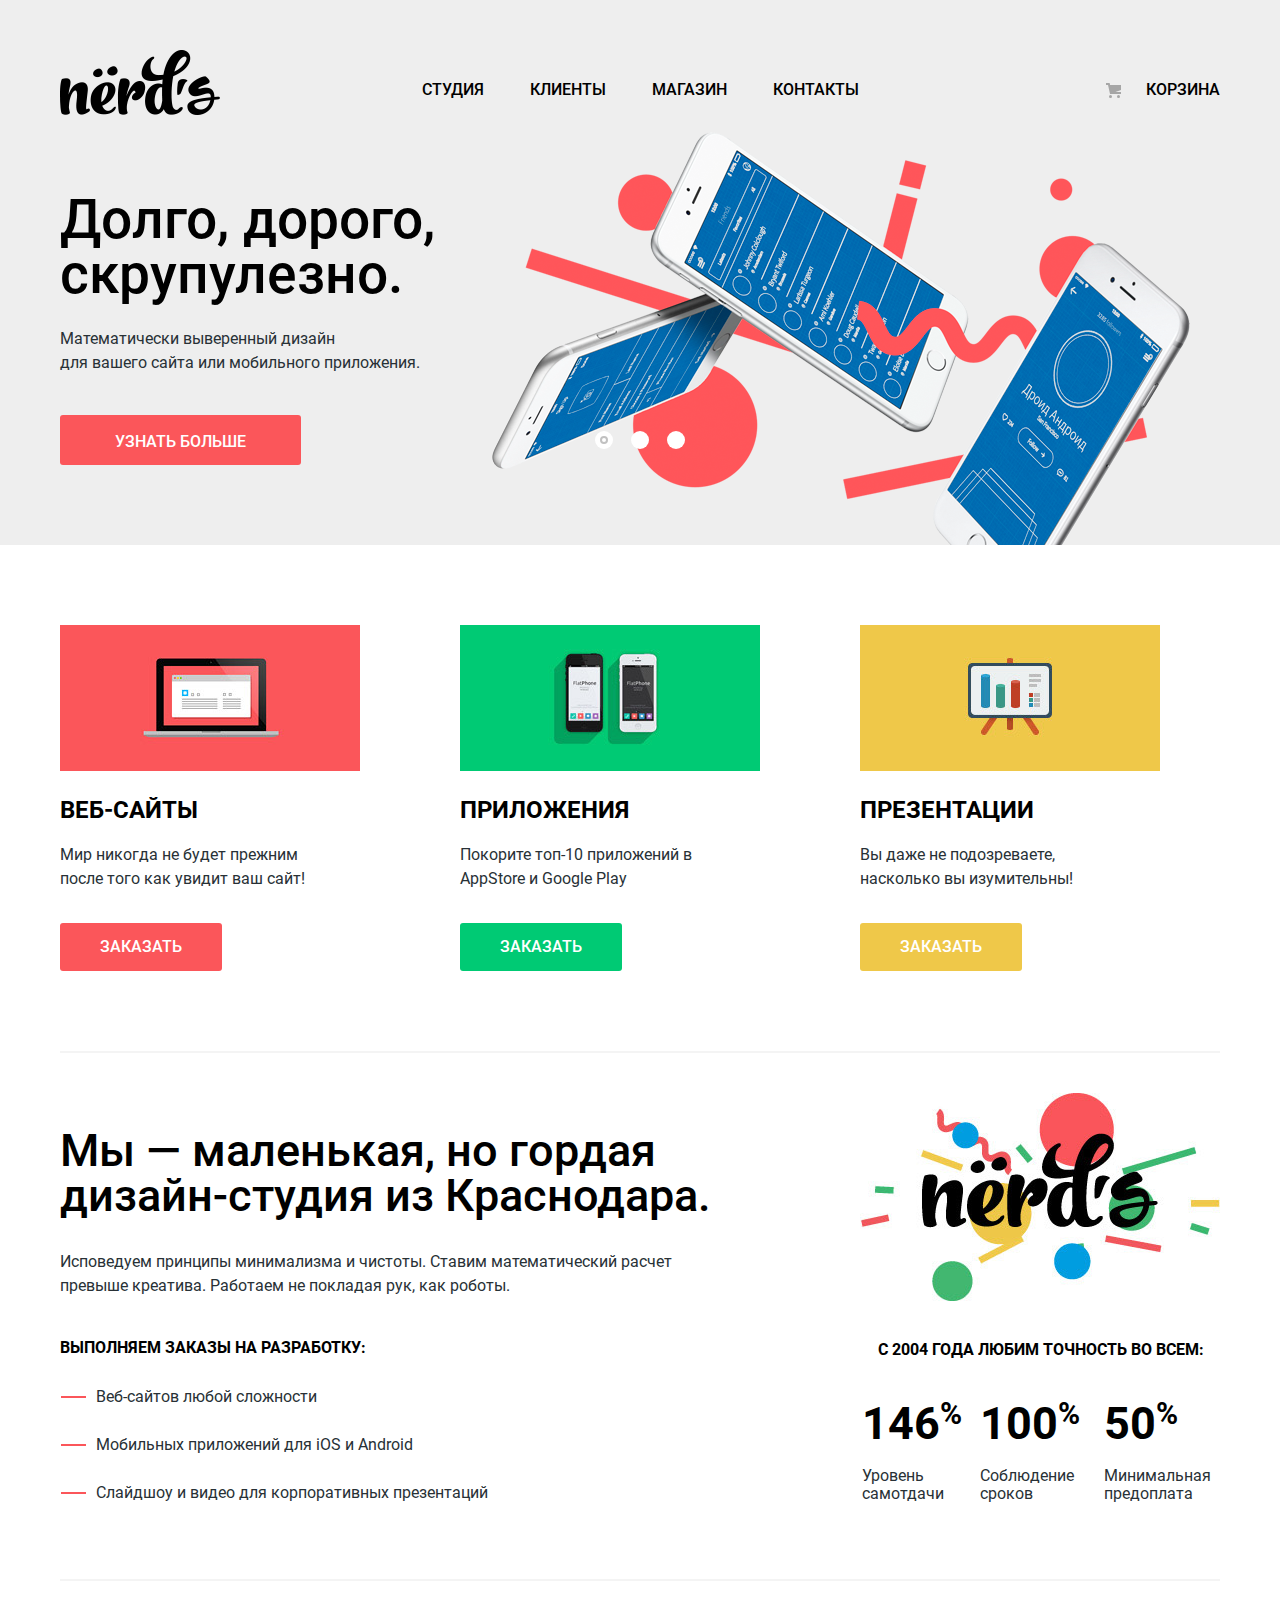
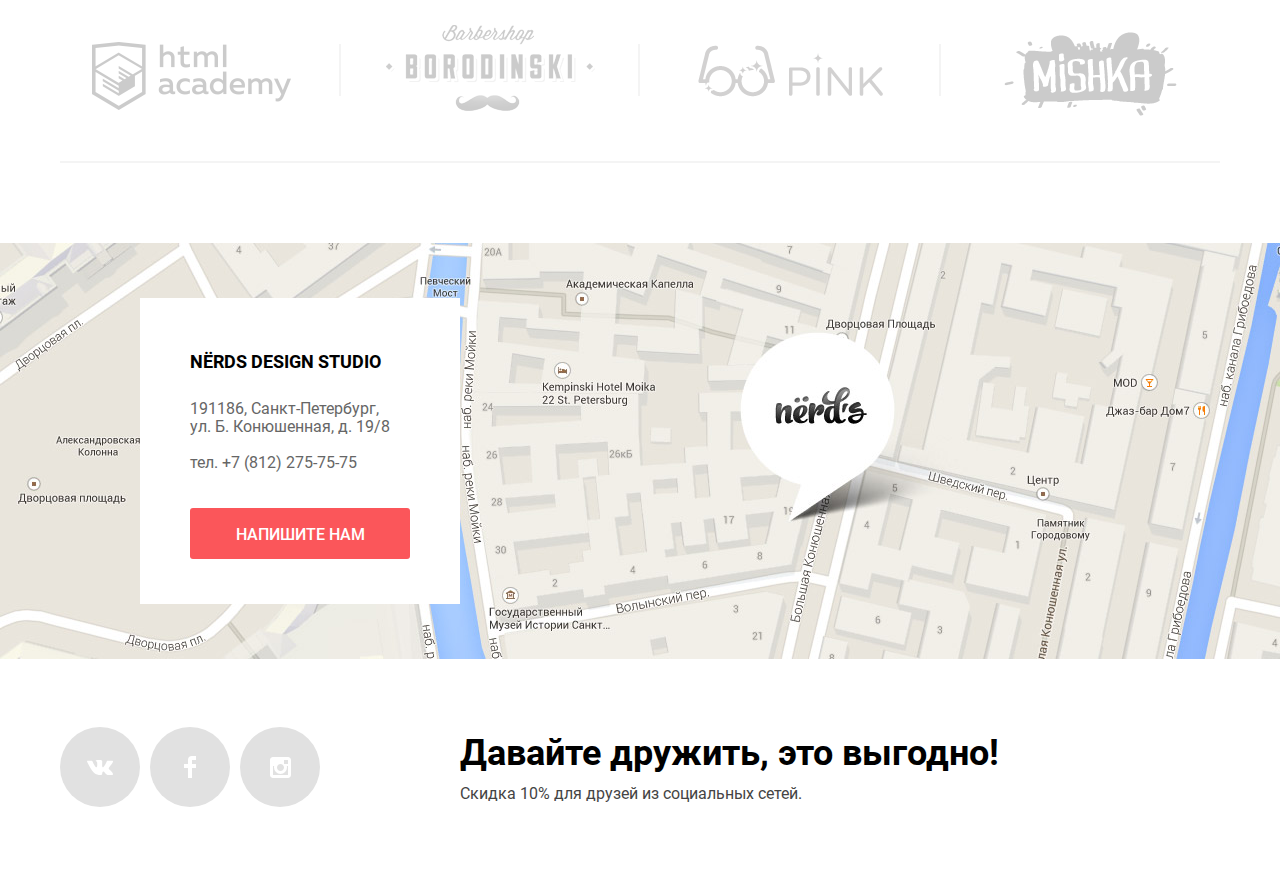
<file: index.html>
<!DOCTYPE html>
<html lang="ru">
  <head>
    <meta charset="utf-8">
    <title>HTML Academy: Нёрдс</title>
    <link rel="stylesheet" href="css/min-normalize.css">
    <link rel="stylesheet" href="css/min-main.css">
  </head>
  <body>
    <header class="header-main">
      <nav class="container-index header-nav ">
        <a class="logo">
          <img src="img/nerds-logo.png" alt="Дизайн студия Нёрдс" width="160" height="65">
        </a>
        <ul class="nav-list">
          <li><a href="#">Студия</a></li>
          <li><a href="#">Клиенты</a></li>
          <li><a href="catalog.html">Магазин</a></li>
          <li><a href="#">Контакты</a></li>
        </ul>
        <ul class="nav-user">
          <li class="user-cart"><a href="#">Корзина</a></li>
        </ul>
      </nav>
    </header>
    <main class="main-container">
      <h1 class="visually-hidden">Студия дизайна НЁРДС</h1>
      <section class="advantages">
        <h2 class="visually-hidden">Преимущества студии дизайна НЁРДС</h2>
        <div class="container-index">
          <input class="visually-hidden" id="slider-control-1" type="radio" name="slider-controls" aria-label="первый слайд преимуществ Нёрдс" checked>
          <input class="visually-hidden" id="slider-control-2" type="radio" name="slider-controls" aria-label="второй слайд преимуществ Нёрдс">
          <input class="visually-hidden" id="slider-control-3" type="radio" name="slider-controls" aria-label="третий слайд преимуществ Нёрдс">
          <div class="advantages-controls">
            <label for="slider-control-1"></label>
            <label for="slider-control-2"></label>
            <label for="slider-control-3"></label>
          </div>
          <ul class="advantages-list">
            <li class="advantages-item">
              <b class="advantages-slogan">
                Долго, дорого,<br> 
                  скрупулезно.
              </b>
              <p>
                Математически выверенный дизайн<br> 
                для вашего сайта или мобильного приложения.
              </p>
              <a class="btn" href="#" >Узнать больше</a>
            </li>
            <li class="advantages-item">
              <b class="advantages-slogan">
                Любим математику<br>
                как никто другой
              </b>
              <p>
                Никакого креатива, только математические формулы 
                для расчета идеальных пропорций.
              </p>
              <a class="btn" href="">Узнать больше</a>
            </li>
            <li class="advantages-item">
              <b class="advantages-slogan">
                Только ночь,<br>
                только хардкор
              </b>
              <p>
                Работать днем, как все? Мы против этого.<br>
                Ближе к полуночи работа только начинается.
              </p>
              <a class="btn" href="">Узнать больше</a>
            </li>
          </ul>
        </div>
      </section>
      <div class="container-index">
        <section class="products">
          <h2 class="visually-hidden">Услуги</h2>
          <ul class="products-list">
            <li class="products-item">
              <div class="item-img"></div>
              <h3 class="products-title">веб-сайты</h3>
              <p>Мир никогда не будет прежним после того как увидит ваш сайт!</p>
              <a href="#" class="btn">заказать</a>
            </li>
            <li class="products-item">
              <div class="item-img"></div>
              <h3 class="products-title">приложения</h3>
              <p>Покорите топ-10 приложений в AppStore и Google Play</p>
              <a href="#" class="btn">заказать</a>
            </li>
            <li class="products-item">
              <div class="item-img"></div>
              <h3 class="products-title">презентации</h3>
              <p>
                Вы даже не подозреваете, насколько вы изумительны!
              </p>
              <a href="#" class="btn">заказать</a>
            </li>
          </ul>
        </section>
        <section class="about-us">
          <h2 class="visually-hidden">О нас</h2>
          <div class="about-us-dis">
            <b class="about-us-slogan">Мы — маленькая, но гордая дизайн-студия из Краснодара.</b>
            <p>
              Исповедуем принципы минимализма и чистоты. Ставим математический расчет 
              превыше креатива. Работаем не покладая рук, как роботы.
            </p>
            <b class="about-us-promo">Выполняем заказы на разработку:</b>
            <ul class="promo-list">
              <li>Веб-сайтов любой сложности</li>
              <li>Мобильных приложений для iOS и Android</li>
              <li>Слайдшоу и видео для корпоративных презентаций</li>
            </ul> 
          </div>
          <div class="about-us-tab">
            <div class="about-us-img"></div>
            <b>с 2004 года Любим точность во всем:</b>
            <table class="about-us-success">
              <tr class="success-row">
                <td>146<sup>%</sup></td>
                <td>100<sup>%</sup></td>
                <td>50<sup>%</sup></td>
              </tr>
              <tr class="success-row">
                <td>Уровень самотдачи</td>
                <td>Соблюдение сроков</td>
                <td>Минимальная предоплата</td>
              </tr>
            </table>
          </div>
        </section>
        <section class="clients">
          <h2 class="visually-hidden">Наши клиенты</h2>
          <ul>
              <li class="clients-item"><a href="https://htmlacademy.ru/intensive/htmlcss"><img src="img/htmlacademy-logo.png" alt="Интерактивные онлайн-курсы HtmlAcademy" width="199" height="68"></a></li>
              <li class="clients-item"><a href="#"><img src="img/borodinski-logo.png" alt="Барбершоп Borodinski" width="209" height="90"></a></li>
              <li class="clients-item"><a href="#"><img src="img/pink-logo.png" alt="Мобильное приожение Pink" width="185" height="52"></a></li>
              <li class="clients-item"><a href="#"><img src="img/mishka-logo.png" alt="Интерент-магазин вязаных игрушек mishka" width="173" height="84"></a></li>
            </ul>
        </section>
      </div>
    </main>
    <footer>
      <section class="contacts">
          <iframe class="imap" src="https://www.google.com/maps/embed?pb=!1m18!1m12!1m3!1d999.307319059545!2d30.32062268200421!3d59.93853644055591!2m3!1f0!2f0!3f0!3m2!1i1024!2i768!4f13.1!3m3!1m2!1s0x4696310fca145cc1%3A0x42b32648d8238007!2z0JHQvtC70YzRiNCw0Y8g0JrQvtC90Y7RiNC10L3QvdCw0Y8g0YPQuy4sIDE5LzgsINCh0LDQvdC60YIt0J_QtdGC0LXRgNCx0YPRgNCzLCAxOTExODY!5e0!3m2!1sru!2sru!4v1545558315371" height="416" style="border:0"></iframe>
        <h2 class="visually-hidden">Контакты</h2>
        <div class="contacts-container">
          <div class="contacts-wrapper">
            <h3>NЁRDS DESIGN STUDIO</h3>
            <p>
              191186, Санкт-Петербург,
              ул. Б. Конюшенная, д. 19/8
            </p>
            <p>тел. +7 (812) 275-75-75</p>
            <a class="btn" href="modal-form.html">Напишите нам</a>
          </div>
        </div>
      </section>
      <div class="container-index main-footer">
        <ul class="social-list">
          <li><a class="social-btn" href="#" aria-label="Нёрдс в Вконтакте"><svg xmlns="http://www.w3.org/2000/svg" width="26" height="15" viewbox="0 0 26 15"><path fill="#fff" d="M16.138 11.51c.956-.309 2.18 2.04 3.483 2.939.978.681 1.727.534 1.727.534l3.473-.05s1.815-.112.957-1.554c-.071-.12-.503-1.069-2.585-3.022-2.177-2.043-1.882-1.712.739-5.244 1.597-2.153 2.236-3.468 2.036-4.028-.192-.539-1.365-.399-1.365-.399L20.69.713c-.381.001-.704.119-.851.515-.003.004-.621 1.666-1.445 3.079-1.741 2.989-2.436 3.148-2.724 2.961-.661-.433-.494-1.737-.494-2.664 0-2.897.432-4.105-.846-4.417-.427-.104-.739-.172-1.828-.182-1.392-.021-2.574 0-3.244.329-.445.223-.786.712-.579.74.26.035.843.16 1.155.586.401.552.389 1.789.389 1.789s.229 3.411-.54 3.834c-.528.29-1.25-.302-2.803-3.016-.793-1.388-1.392-2.922-1.392-2.922s-.116-.285-.326-.441c-.25-.185-.6-.244-.6-.244L.848.684S.29.7.085.946c-.182.218-.015.668-.015.668s2.909 6.881 6.203 10.347c3.02 3.182 6.452 2.971 6.452 2.971h1.555s.469-.054.709-.312c.224-.24.214-.691.214-.691s-.031-2.109.935-2.419z"/></svg></a></li>
          <li><a class="social-btn" href="#" aria-label="Нёрдс в Фейсбуке"><svg xmlns="http://www.w3.org/2000/svg" width="12" height="22" viewbox="0 0 12 22"><path fill="#FFF" d="M12 4V0H8a4 4 0 0 0-4 4v4H0v4h4v10h4V12h4V8H8V4h4z"/></svg></a></li>
          <li><a class="social-btn" href="#" aria-label="Нёрдс в Инстаграме"><svg xmlns="http://www.w3.org/2000/svg" width="21" height="21" viewbox="0 0 21 21"><path fill="#FFF" d="M18 0H3C1.35 0 0 1.35 0 3v15c0 1.65 1.35 3 3 3h15c1.65 0 3-1.35 3-3V3c0-1.65-1.35-3-3-3zm-7.5 7c1.93 0 3.5 1.57 3.5 3.5S12.43 14 10.5 14 7 12.43 7 10.5 8.57 7 10.5 7zM18 18H3V9h1.181A6.504 6.504 0 0 0 4 10.5a6.5 6.5 0 1 0 13 0 6.45 6.45 0 0 0-.181-1.5H18v9zm0-11h-4V3h4v4z"/></svg></a></li>
        </ul>
        <div class="footer-slogan">
          <b>Давайте дружить, это выгодно!</b>
          <p>Скидка 10% для друзей из социальных сетей.</p>
      </div>
      </div>
    </footer>
    <section class="modal-form display-none">
      <h2>Напишите нам</h2>
      <form action="https://echo.htmlacademy.ru" method="post">
        <div class="modal-name">
          <p>
            <label for="name">Ваше имя:</label>
            <input id="name" name="name" type="text" placeholder="Имя Фамилия">
          </p>
          <p>
            <label for="email">Ваш e-mail:</label>
            <input id="email" name="email" type="email" placeholder="email@example.com">
          </p>
        </div>
        <div class="modal-letter">
          <label for="letter">Текст письма:</label>
          <textarea id="letter" name="letter" placeholder="В свободной форме"></textarea>
        </div>
        <button class="btn" type="submit" name="write-us">Отправить</button>
      </form>
      <button class="modal-close" type="button" aria-label="Закрыть модальное окно"></button>
    </section>
    <script src="js/min-script.js"></script>
  </body>
</html>
<!-- Для проверки *** -->
</file>
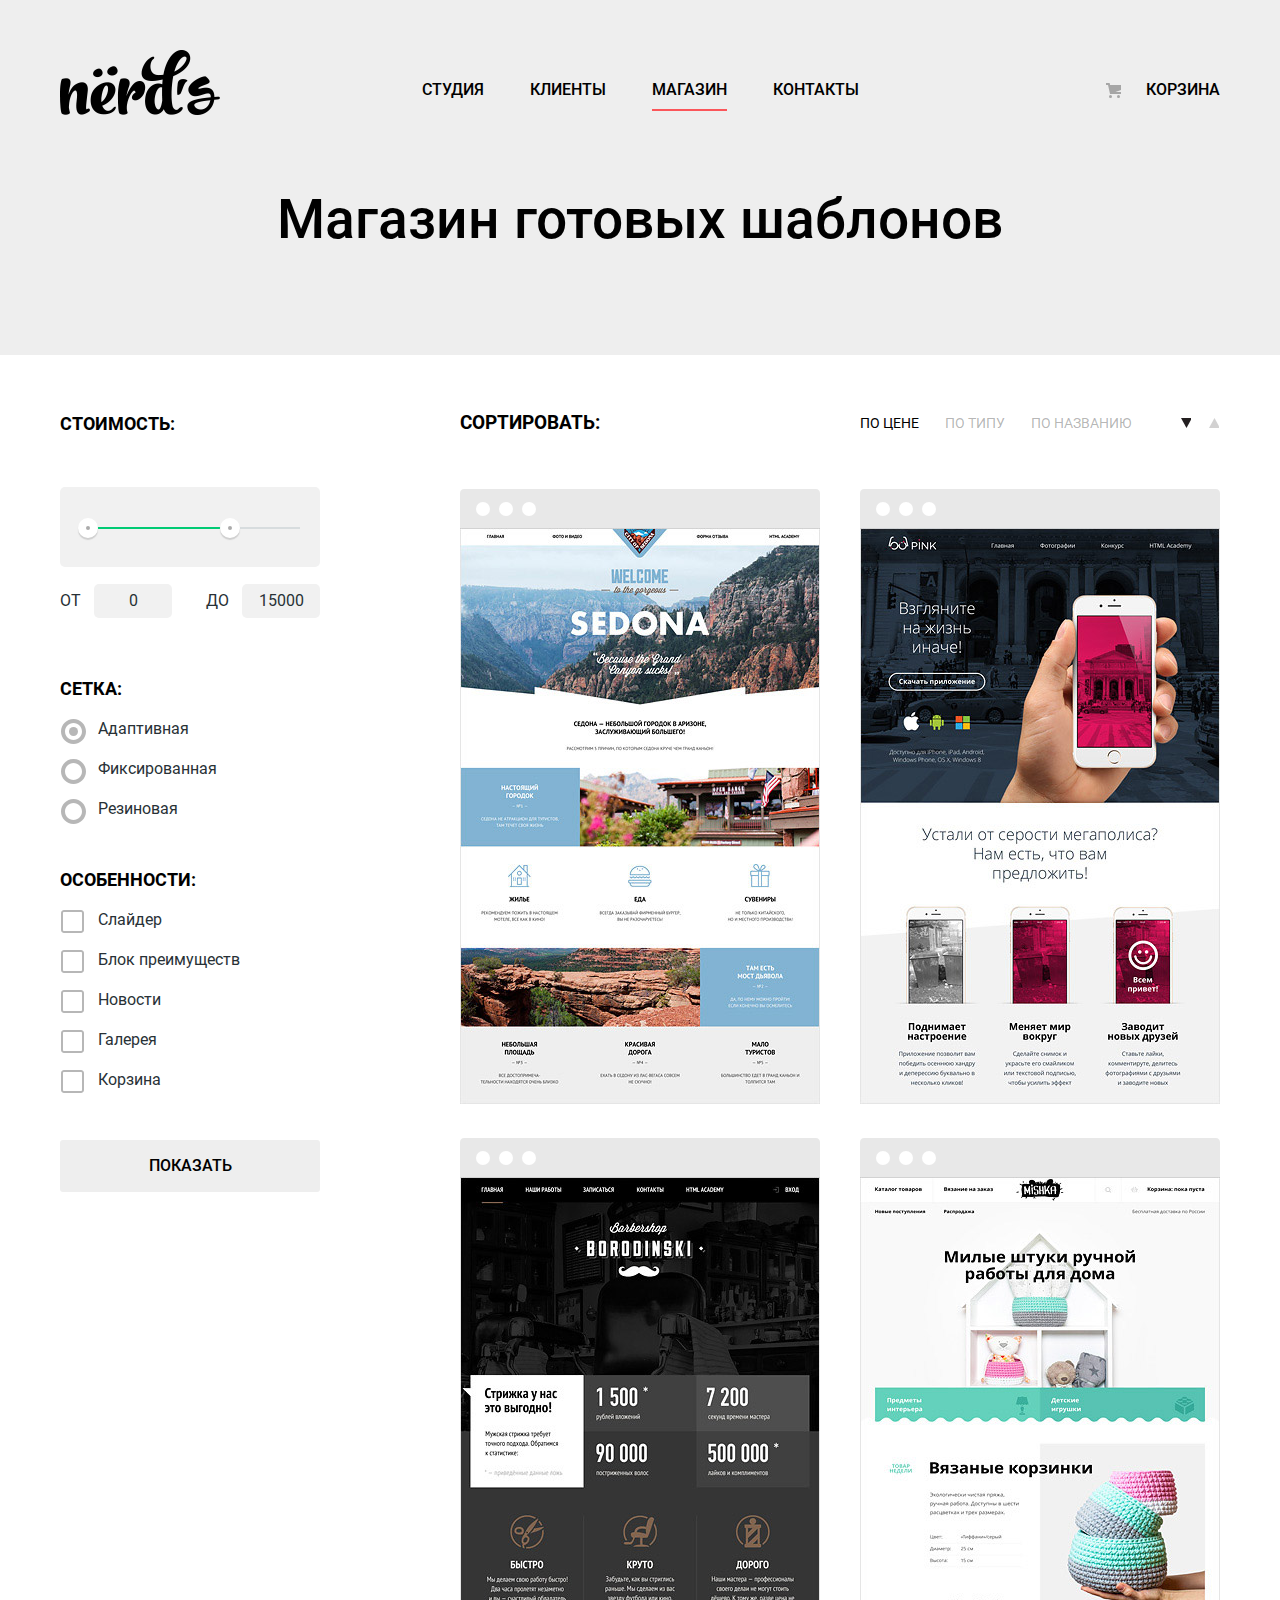
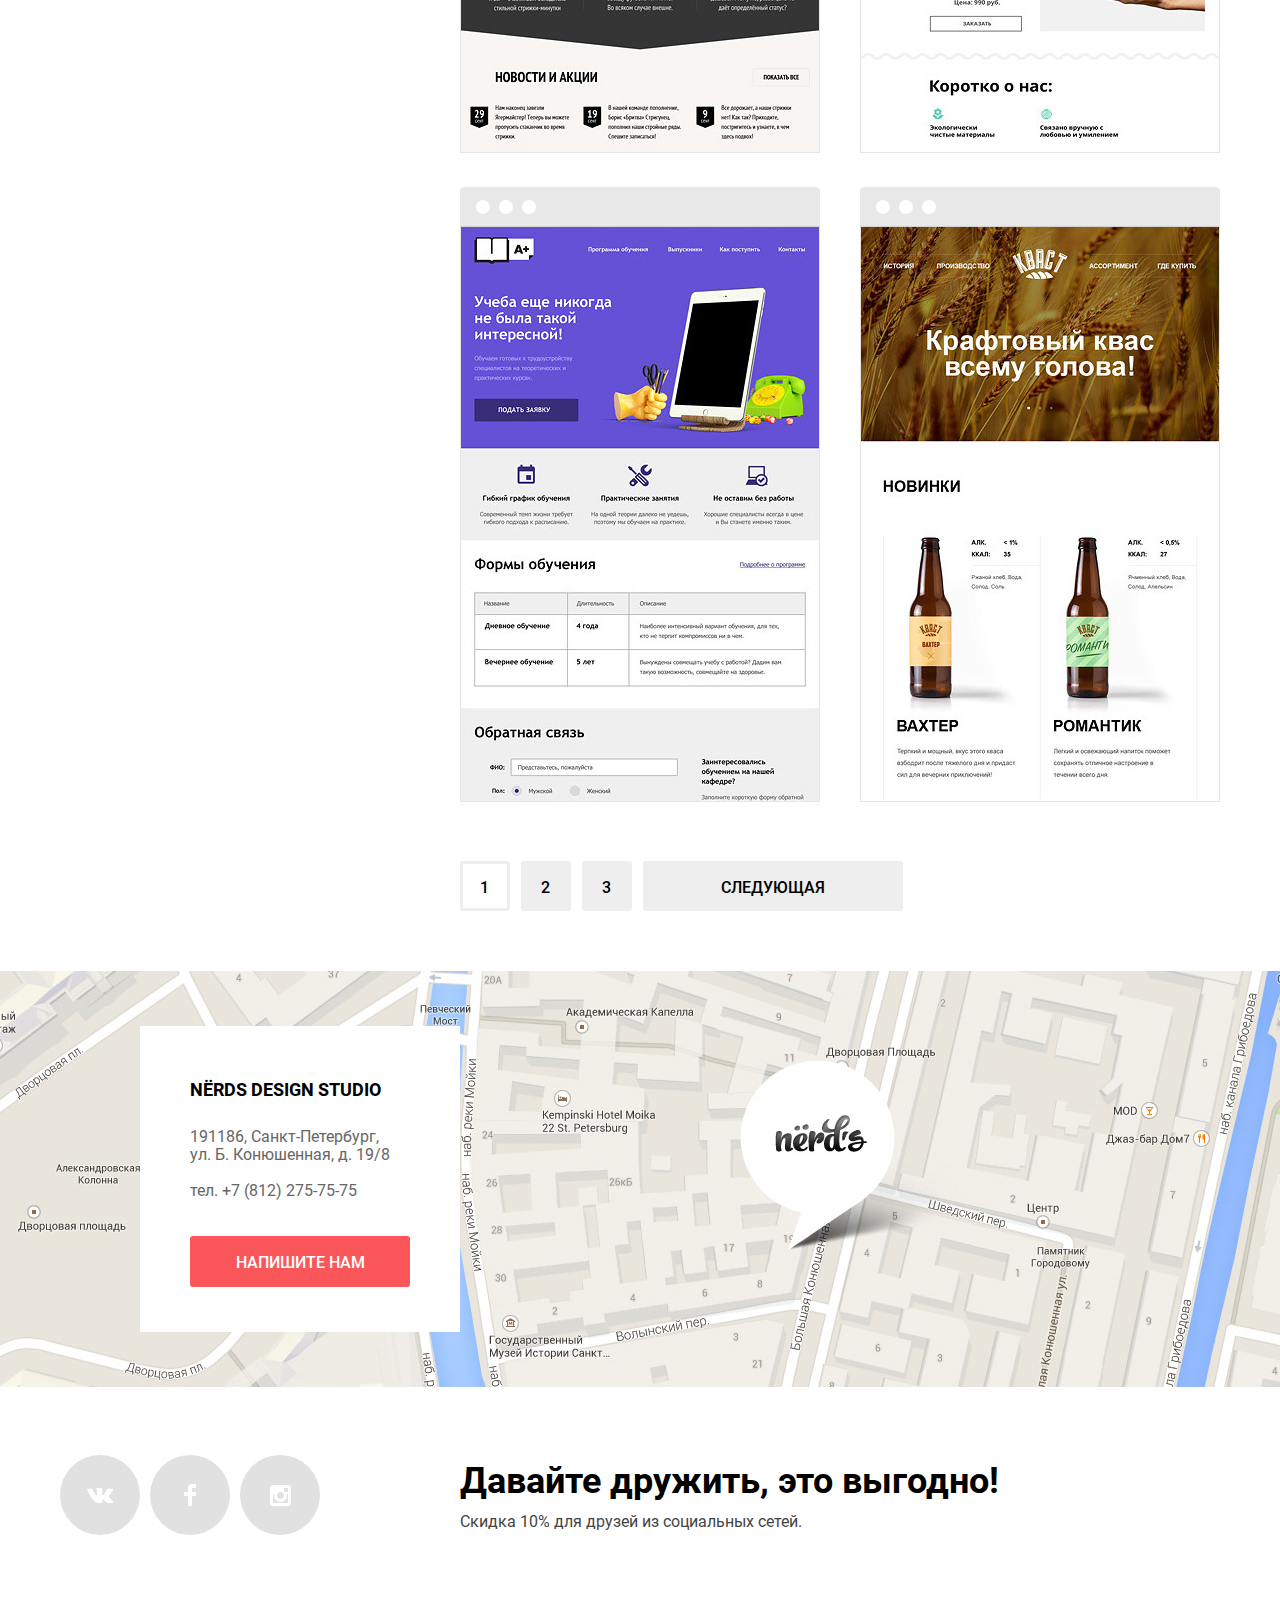
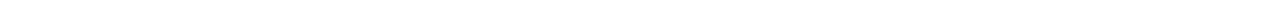
<file: catalog.html>
<!DOCTYPE html>
<html lang="ru">
  <head>
    <meta charset="UTF-8">
    <title>Магазин готовых товаров</title>
    <link rel="stylesheet" href="css/min-normalize.css">
    <link rel="stylesheet" href="css/min-main.css">
  </head>
  <body>
    <header class="header-main">
      <nav class="header-nav container-index">
        <a class="logo" href="index.html">
          <img src="img/nerds-logo.png" alt="Дизайн студия Нёрдс" width="160" height="65">
        </a>
        <ul class="nav-list">
          <li><a href="#">Студия</a></li>
          <li><a href="#">Клиенты</a></li>
          <li><a class="nav-current">Магазин</a></li>
          <li><a href="#">Контакты</a></li>
        </ul>
        <ul class="nav-user">
          <li class="user-cart"><a href="#">Корзина</a></li>
        </ul>
      </nav>
    </header>
    <main class="main-container">
      <h1 class="catalog-title">Магазин готовых шаблонов</h1>
      <div class="container-catalog container-index">
        <aside class="filter-catalog">
          <form action="https://echo.htmlacademy.ru" method="get">
            <fieldset class="filter-price">
              <legend class="sort-name">Стоимость:</legend>
              <div class="slide-range-block">
                <div class="range-controls">
                  <div class="slider-scale">
                    <div class="slider-bar" style=""></div>
                  </div>
                  <div class="toggle toggle-min"></div>
                  <div class="toggle toggle-max"></div>
                </div>
              </div>
              <div class="num-range-block">
                <label for="price-num-min" aria-label="Минимальная цена">От <input id="price-num-min" type="text" name="price-num-min" value="0"></label>
                <label for="price-num-max" aria-label="Максимальная цена">До <input id="price-num-max" type="text" name="price-num-max" value="15000"></label>
                
              </div>
            </fieldset>
            <fieldset class="filter-grid">
              <legend class="sort-name">Сетка:</legend>
              <ul>
                <li class="sort-option">
                  <input class="visually-hidden" id="layout-adaptive" type="radio" name="sort-layout" value="layout-adaptive" checked>
                  <label for="layout-adaptive">Адаптивная</label>
                </li>
                <li class="sort-option">
                  <input class="visually-hidden" id="layout-fix" type="radio" name="sort-layout" value="layout-fix">
                  <label for="layout-fix">Фиксированная</label>
                </li>
                <li class="sort-option">
                  <input class="visually-hidden" id="layout-resp" type="radio" name="sort-layout" value="layout-resp">
                  <label for="layout-resp">Резиновая</label>
                </li>
              </ul>
            </fieldset>
            <fieldset class="filter-features">
              <legend class="sort-name">Особенности:</legend>
              <ul>
                <li class="sort-option">
                  <input class="visually-hidden" id="feature-slider" type="checkbox" name="feature-slider">
                  <label for="feature-slider">Слайдер</label>
                </li>
                <li class="sort-option">
                  <input class="visually-hidden" id="feature-ft" type="checkbox" name="feature-ft">
                  <label for="feature-ft">Блок преимуществ</label>
                </li>
                <li class="sort-option">
                  <input class="visually-hidden" id="feature-news" type="checkbox" name="feature-news">
                  <label for="feature-news">Новости</label>
                </li>
                <li class="sort-option">
                  <input class="visually-hidden" id="feature-gallery" type="checkbox" name="feature-gallery">
                  <label for="feature-gallery">Галерея</label>
                </li>
                <li class="sort-option">
                  <input class="visually-hidden" id="feature-basket" type="checkbox" name="feature-basket">
                  <label for="feature-basket">Корзина</label>
                </li>
              </ul>
            </fieldset>
            <button class="btn" type="submit">Показать</button>
          </form>
        </aside>
        <section class="catalog">
          <h2 class="visually-hidden">Каталог готовых шаблонов</h2>
          <div class="sort-catalog">
            <h3>Сортировать:</h3>
            <ul class="sort-list">
              <li><a class="sort-active" href="#">по цене</a></li>
              <li><a href="#">по типу</a></li>
              <li><a href="#">по названию</a></li>
            </ul>
            <ul class="sort-direction">
              <li><a class="dir-down sort-active" href="#" aria-label="сортировать от большего к меньшему"></a></li>
              <li><a class="dir-up" href="#" aria-label="сортировать от меньшего к большему"></a></li>
            </ul>
          </div>
          <ul class="catalog-list">
            <li class="catalog-item" tabindex="0">
              <img src="img/img-sedona.jpg" alt="пример макета Sedona" width="360" height="576">
              <div class="item-info visually-hidden">
                <h3 class="item-title"><a href="#">Sedona</a></h3>
                <p>Информационный сайт
                   для туристов</p>
                <a class="btn" href="#">9 900 руб.</a>
              </div>
            </li>
            <li class="catalog-item" tabindex="0">
              <img src="img/img-pink.jpg" alt="пример макета Pink App" width="360" height="576">
              <div class="item-info visually-hidden">
                <h3 class="item-title"><a href="">Pink App</a></h3>
                <p>Продуктовый лендинг
                  приложения для iOS и Android</p>
                <a class="btn" href="#">9 900 руб.</a>
              </div>
            </li>
            <li class="catalog-item" tabindex="0">
              <img src="img/img-barbershop.jpg" alt="пример макета Barbershop" width="360" height="576">
              <div class="item-info visually-hidden">
                <h3 class="item-title"><a href="">Barbershop</a></h3>
                <p>Сайт салона красоты.
                  Для мужчин, да.</p>
                <a class="btn" href="#">9 900 руб.</a>
              </div>
            </li>
            <li class="catalog-item" tabindex="0">
              <img src="img/img-mishka.jpg" alt="пример макета MISHKA" width="360" height="576">
              <div class="item-info visually-hidden">
                <h3 class="item-title"><a href="">MISHKA</a></h3>
                <p>Интернет-магазин
                  вязаных игрушек</p>
                <a class="btn" href="#">9 900 руб.</a>
              </div>
            </li>
            <li class="catalog-item" tabindex="0">
              <img src="img/img-aplus.jpg" alt="пример макета A Plus" width="360" height="576">
              <div class="item-info visually-hidden">
                <h3 class="item-title"><a href="">A Plus</a></h3>
                <p>Лендинг курсов повышения
                  квалификации</p>
                <a class="btn" href="#">9 900 руб.</a>
              </div>
            </li>
            <li class="catalog-item" tabindex="0">
              <img src="img/img-kvast.jpg" alt="пример макета КВАСТ" width="360" height="576">
              <div class="item-info visually-hidden">
                <h3 class="item-title"><a href="">КВАСТ</a></h3>
                <p>Промо-сайт производителя
                  крафтового кваса</p>
                <a class="btn" href="#">9 900 руб.</a>
              </div>
            </li>
          </ul>
          <ul class="pagination-list">
            <li><a class="pagination-item btn pagination-current" aria-label="Страница 1">1</a></li>
            <li><a class="pagination-item btn" href="#" aria-label="Страница 2">2</a></li>
            <li><a class="pagination-item btn" href="#" aria-label="Страница 3">3</a></li>
            <li><a class="pagination-next btn" href="#" aria-label="Следующая страница">Следующая</a></li>
          </ul>
        </section>
      </div>
    </main>
    <footer>
      <section class="contacts">
        <iframe class="imap" src="https://www.google.com/maps/embed?pb=!1m18!1m12!1m3!1d999.307319059545!2d30.32062268200421!3d59.93853644055591!2m3!1f0!2f0!3f0!3m2!1i1024!2i768!4f13.1!3m3!1m2!1s0x4696310fca145cc1%3A0x42b32648d8238007!2z0JHQvtC70YzRiNCw0Y8g0JrQvtC90Y7RiNC10L3QvdCw0Y8g0YPQuy4sIDE5LzgsINCh0LDQvdC60YIt0J_QtdGC0LXRgNCx0YPRgNCzLCAxOTExODY!5e0!3m2!1sru!2sru!4v1545558315371" height="416" style="border:0"></iframe>
      <h2 class="visually-hidden">Контакты</h2>
      <div class="contacts-container">
        <div class="contacts-wrapper">
          <h3>NЁRDS DESIGN STUDIO</h3>
          <p>
            191186, Санкт-Петербург,
            ул. Б. Конюшенная, д. 19/8
          </p>
          <p>тел. +7 (812) 275-75-75</p>
          <a class="btn" href="modal-form.html">Напишите нам</a>
        </div>
      </div>
    </section>
      <div class="container-index main-footer">
        <ul class="social-list">
          <li><a class="social-btn" href="#" aria-label="Нёрдс в Вконтакте"><svg xmlns="http://www.w3.org/2000/svg" width="26" height="15" viewbox="0 0 26 15"><path fill="#fff" d="M16.138 11.51c.956-.309 2.18 2.04 3.483 2.939.978.681 1.727.534 1.727.534l3.473-.05s1.815-.112.957-1.554c-.071-.12-.503-1.069-2.585-3.022-2.177-2.043-1.882-1.712.739-5.244 1.597-2.153 2.236-3.468 2.036-4.028-.192-.539-1.365-.399-1.365-.399L20.69.713c-.381.001-.704.119-.851.515-.003.004-.621 1.666-1.445 3.079-1.741 2.989-2.436 3.148-2.724 2.961-.661-.433-.494-1.737-.494-2.664 0-2.897.432-4.105-.846-4.417-.427-.104-.739-.172-1.828-.182-1.392-.021-2.574 0-3.244.329-.445.223-.786.712-.579.74.26.035.843.16 1.155.586.401.552.389 1.789.389 1.789s.229 3.411-.54 3.834c-.528.29-1.25-.302-2.803-3.016-.793-1.388-1.392-2.922-1.392-2.922s-.116-.285-.326-.441c-.25-.185-.6-.244-.6-.244L.848.684S.29.7.085.946c-.182.218-.015.668-.015.668s2.909 6.881 6.203 10.347c3.02 3.182 6.452 2.971 6.452 2.971h1.555s.469-.054.709-.312c.224-.24.214-.691.214-.691s-.031-2.109.935-2.419z"/></svg></a></li>
          <li><a class="social-btn" href="#" aria-label="Нёрдс в Фейсбуке"><svg xmlns="http://www.w3.org/2000/svg" width="12" height="22" viewbox="0 0 12 22"><path fill="#FFF" d="M12 4V0H8a4 4 0 0 0-4 4v4H0v4h4v10h4V12h4V8H8V4h4z"/></svg></a></li>
          <li><a class="social-btn" href="#" aria-label="Нёрдс в Инстаграме"><svg xmlns="http://www.w3.org/2000/svg" width="21" height="21" viewbox="0 0 21 21"><path fill="#FFF" d="M18 0H3C1.35 0 0 1.35 0 3v15c0 1.65 1.35 3 3 3h15c1.65 0 3-1.35 3-3V3c0-1.65-1.35-3-3-3zm-7.5 7c1.93 0 3.5 1.57 3.5 3.5S12.43 14 10.5 14 7 12.43 7 10.5 8.57 7 10.5 7zM18 18H3V9h1.181A6.504 6.504 0 0 0 4 10.5a6.5 6.5 0 1 0 13 0 6.45 6.45 0 0 0-.181-1.5H18v9zm0-11h-4V3h4v4z"/></svg></a></li>
        </ul>
        <div class="footer-slogan">
          <b>Давайте дружить, это выгодно!</b>
          <p>Скидка 10% для друзей из социальных сетей.</p>
        </div>
      </div>
    </footer>
    <section class="modal-form display-none">
      <h2>Напишите нам</h2>
      <form action="https://echo.htmlacademy.ru" method="post">
        <div class="modal-name">
          <p>
            <label for="name">Ваше имя:</label>
            <input id="name" name="name" type="text" placeholder="Имя Фамилия">
          </p>
          <p>
            <label for="email">Ваш e-mail:</label>
            <input id="email" name="email" type="email" placeholder="email@example.com">
          </p>
        </div>
        <div class="modal-letter">
          <label for="letter">Текст письма:</label>
          <textarea id="letter" name="letter" placeholder="В свободной форме"></textarea>
        </div>
        <button class="btn" type="submit" name="write-us">Отправить</button>
      </form>
      <button class="modal-close" type="button" aria-label="Закрыть модальное окно"></button>
    </section>
    <script src="js/min-script.js"></script>
  </body>
</html>
</file>
<file: css/min-main.css>
.header-main,.main-container{min-width:1200px}.about-us-promo,.about-us-tab b,.btn,.header-nav,.products-title{text-transform:uppercase}.btn,.catalog-title,.clients-item{text-align:center}@font-face{font-family:Roboto;src:url(../fonts/roboto.woff2) format("woff2"),url(../fonts/roboto.woff) format("woff");font-weight:400;font-style:normal}@font-face{font-family:Roboto;src:url(../fonts/robotomedium.woff2) format("woff2"),url(../fonts/robotomedium.woff) format("woff");font-weight:500;font-style:normal}@font-face{font-family:Roboto;src:url(../fonts/robotobold.woff2) format("woff2"),url(../fonts/robotobold.woff) format("woff");font-weight:700;font-style:normal}html{-webkit-box-sizing:border-box;box-sizing:border-box}*,::after,::before{-webkit-box-sizing:inherit;box-sizing:inherit}body{margin:0;padding:0;font-family:Roboto,Arial,sans-serif;font-size:16px;line-height:24px;font-weight:400;color:#283136;background-color:#fff}img{max-width:100%}a{text-decoration:none}.visually-hidden{position:absolute;top:0;left:0;width:1px;height:1px;margin:-1px;border:0;padding:0;clip:rect(0 0 0 0);overflow:hidden}.btn{display:inline-block;font:inherit;line-height:18px;font-weight:500;color:#fff;vertical-align:top;word-break:break-all;background-color:#fb565a;border:none;border-radius:3px}.btn:focus,.btn:hover{background-color:#e74246}.btn:active{color:rgba(255,255,255,.3);background-color:#d7373b;-webkit-box-shadow:0 2px 0 0 rgba(0,0,0,.25) inset;box-shadow:0 2px 0 0 rgba(0,0,0,.25) inset}.container-index{position:relative;width:1200px;margin:0 auto;padding:0 20px}.header-main{color:#000;background-color:#eee}.header-nav{display:-webkit-box;display:-ms-flexbox;display:flex;-webkit-box-align:center;-ms-flex-align:center;align-items:center;padding-top:50px;font-weight:500;line-height:30px}.nav-list,.nav-user{display:-webkit-box;display:-ms-flexbox}.header-nav ul{margin:0 0 0 156px;padding:15px 0 0;list-style:none}.header-nav ul:last-child{margin-left:auto}.nav-list{display:flex;-ms-flex-wrap:wrap;flex-wrap:wrap;max-width:540px}.nav-list li{padding-left:46px}.nav-user{display:flex;-webkit-box-pack:end;-ms-flex-pack:end;justify-content:flex-end;-ms-flex-wrap:wrap;flex-wrap:wrap;max-width:260px}.nav-list a,.nav-user a{padding:10px 0;color:#000}.user-cart a{position:relative;max-width:125px;padding-left:45px}.user-cart a::before{position:absolute;top:13px;left:5px;content:"";width:20px;height:20px;background:url(../img/cart-icon.svg) no-repeat}.nav-list a:focus,.nav-list a:hover,.nav-user a:focus,.nav-user a:hover{color:#fb565a}.nav-list a:active,.nav-user a:active{color:rgba(0,0,0,.3)}.nav-current{border-bottom:2px solid #fb565a}.logo{font-size:0;line-height:0}.logo:focus,.logo:hover{opacity:.8}.logo:active{opacity:.3}.advantages{background-color:#eee}.advantages .container-index{display:-webkit-box;display:-ms-flexbox;display:flex}.advantages-list{margin:0;padding:0;list-style:none}.advantages-item{display:none;-webkit-box-orient:vertical;-webkit-box-direction:normal;-ms-flex-direction:column;flex-direction:column;-webkit-box-align:start;-ms-flex-align:start;align-items:flex-start;margin:0;padding:77px 640px 80px 0}.advantages-slogan{margin-bottom:25px;min-width:520px;font-size:55px;line-height:55px;font-weight:500;color:#000}.advantages-item p{max-width:420px;margin:0 0 40px;padding:0}.advantages-item .btn{min-width:240px;padding:18px 55px 14px}.advantages-item:first-child{background:url(../img/slide1.png) 93.5% 17px no-repeat}.advantages-item:nth-child(2){background:url(../img/slide2.png) 100% no-repeat}.advantages-item:nth-child(3){background:url(../img/slide3.png) 100% 18px no-repeat}.advantages-controls{position:absolute;bottom:96px;left:50%;display:-webkit-box;display:-ms-flexbox;display:flex;-webkit-box-pack:justify;-ms-flex-pack:justify;justify-content:space-between;width:90px;margin:0;padding:0;z-index:100;list-style:none;-webkit-transform:translateX(-50%);-ms-transform:translateX(-50%);transform:translateX(-50%)}.advantages-controls label{position:relative;width:18px;height:18px;margin:0;padding:0;border:none;border-radius:50%;z-index:25;background-color:#fff;cursor:pointer}#slider-control-1:checked~.advantages-list .advantages-item:first-child,#slider-control-2:checked~.advantages-list .advantages-item:nth-child(2),#slider-control-3:checked~.advantages-list .advantages-item:nth-child(3){display:-webkit-box;display:-ms-flexbox;display:flex}.products-item,.products-list{display:-webkit-box;display:-ms-flexbox}#slider-control-1:checked~.advantages-controls label:first-child::before,#slider-control-2:checked~.advantages-controls label:nth-child(2)::before,#slider-control-3:checked~.advantages-controls label:nth-child(3)::before{content:"";position:absolute;top:25%;left:5px;z-index:100;width:8px;height:8px;border:2px solid #c1c1c1;border-radius:50%;background-color:#fff}.advantages input[name=slider-controls]:first-child:focus~.advantages-controls label:first-child,.advantages input[name=slider-controls]:nth-child(2):focus~.advantages-controls label:nth-child(2),.advantages input[name=slider-controls]:nth-child(3):focus~.advantages-controls label:nth-child(3){outline:-webkit-focus-ring-color auto 5px}.products{padding-top:80px;border-bottom:2px solid #f4f4f4;color:#283136;background-color:#fff}.products-list{display:flex;-ms-flex-wrap:wrap;flex-wrap:wrap;margin:0;padding:0;list-style:none}.about-us-dis,.products-item{-webkit-box-orient:vertical;-webkit-box-direction:normal;-ms-flex-direction:column}.products-item{display:flex;flex-direction:column;-webkit-box-align:start;-ms-flex-align:start;align-items:flex-start;width:300px;margin-right:100px;margin-bottom:80px}.about-us,.about-us-dis{display:-webkit-box;display:-ms-flexbox}.products-item:nth-child(3n){margin-right:0}.item-img{margin-bottom:24px;padding-top:146px;padding-right:300px}.products-item:first-child .item-img{background:url(../img/illustration-1.jpg) no-repeat #FB565A}.products-item:nth-child(2) .item-img{background:url(../img/illustration-2.jpg) no-repeat #00CA74}.products-item:nth-child(3) .item-img{background:url(../img/illustration-3.jpg) no-repeat #EFC849}.products-title{margin:0 0 18px;padding:0;font-size:24px;line-height:30px;font-weight:700;color:#000}.products-item p{max-width:265px;margin:0 0 32px;padding:0 20px 0 0}.products-item .btn{padding:15px 40px}.products-item:nth-child(2) .btn{background-color:#00ca74}.products-item:nth-child(3) .btn{background-color:#efc849}.products-item:nth-child(2) .btn:focus,.products-item:nth-child(2) .btn:hover{background-color:#00bc6c}.products-item:nth-child(3) .btn:focus,.products-item:nth-child(3) .btn:hover{background-color:#eab534}.products-item:nth-child(2) .btn:active{color:rgba(255,255,255,.3);background-color:#00aa62}.products-item:nth-child(3) .btn:active{color:rgba(255,255,255,.3);background-color:#e5a722}.about-us{display:flex;margin-bottom:50px;padding-top:40px;color:#283136;background-color:#fff}.about-us ul{margin:0;padding:0;list-style:none}.about-us-dis{display:flex;flex-direction:column;width:660px;padding-top:35px}.about-us-tab,.clients ul{display:-webkit-box;display:-ms-flexbox}.about-us-tab,.contacts-container{-webkit-box-orient:vertical;-webkit-box-direction:normal;-ms-flex-direction:column}.about-us-slogan{margin-bottom:32px;font-size:45px;line-height:45px;font-weight:500;color:#000}.about-us-dis p{margin:0 0 38px;padding:0}.about-us-promo{margin-bottom:25px;font-weight:700;color:#000}.promo-list li{position:relative;padding-left:36px;margin-bottom:24px}.promo-list li::before{position:absolute;top:11px;left:1px;content:"";width:25px;height:1px;border:1px solid #fb565a}.about-us-tab{display:flex;flex-direction:column;width:360px;margin-left:140px}.about-us-img{margin-bottom:37px;padding-top:208px;background:url(../img/nerds-illustration.jpg) no-repeat #D7DCD3}.about-us-tab b{padding-left:18px;color:#000}.success-row{line-height:18px;font-weight:400}.success-row:first-child{font-size:45px;line-height:10.06px;font-weight:700;color:#000}.success-row sup{font-size:30px}.success-row td{padding-top:55px;padding-left:12px}.success-row td:first-child{padding-left:0}.success-row td:last-child{padding-left:18px}.success-row:nth-child(2) td{padding-top:35px}.clients{margin-bottom:80px;padding:24px 32px 38px;border-top:2px solid #f4f4f4;border-bottom:2px solid #f4f4f4}.clients ul{display:flex;-ms-flex-wrap:wrap;flex-wrap:wrap;margin:0;padding:0;list-style:none}.contacts-container,.contacts-wrapper{display:-webkit-box;display:-ms-flexbox}.clients-item{position:relative;margin-top:20px;margin-right:95px}.clients-item:nth-child(4n){margin-right:0}.clients-item:first-child{padding-top:17px}.clients-item:nth-child(3){padding-top:20px;padding-left:8px}.clients-item:nth-child(4){padding-top:7px;padding-left:26px}.clients-item a{opacity:.2}.clients-item a:focus,.clients-item a:hover{opacity:1}.clients-item a:active{opacity:.1}.clients-item:not(:nth-child(4n))::after{position:absolute;top:19px;content:"";height:52px;width:2px;background-color:#f4f4f4;opacity:1}.clients-item:first-child::after{right:-50px}.clients-item:nth-child(2)::after{right:-45px}.clients-item:nth-child(3)::after{right:-58px}.imap{position:absolute;z-index:1;width:100%;min-width:1200px}.contacts-container{position:relative;display:flex;flex-direction:column;max-width:1440px;min-width:1200px;min-height:416px;margin:0 auto;line-height:18px;color:#666;background:url(../img/map-markerjpg.jpg) center center no-repeat #eee}.contacts-wrapper,.filter-catalog form{-webkit-box-orient:vertical;-webkit-box-direction:normal;-ms-flex-direction:column}.contacts-wrapper{position:absolute;top:55px;left:140px;z-index:2;display:flex;flex-direction:column;-webkit-box-align:start;-ms-flex-align:start;align-items:flex-start;width:320px;padding:49px 50px 45px;background-color:#fff}.main-footer,.social-list{display:-webkit-box;display:-ms-flexbox}.contacts-wrapper h3{margin:0 0 5px;padding:0;font-size:18px;line-height:30px;font-weight:700;color:#000}.contacts-wrapper p{margin:0 0 18px;white-space:pre-line}.contacts-wrapper p:last-of-type{margin-bottom:36px}.contacts-wrapper .btn{-ms-flex-item-align:start;align-self:flex-start;min-width:220px;padding:18px 44px 15px}.main-footer{display:flex;-webkit-box-align:center;-ms-flex-align:center;align-items:center;padding-top:68px;padding-bottom:80px;line-height:22px;color:#444;background-color:#fff}.main-footer b{font-size:36px;line-height:36px;font-weight:700;color:#000}.social-list{display:flex;-ms-flex-wrap:wrap;flex-wrap:wrap;max-width:270px;margin:0;padding:0;list-style:none}.container-catalog,.social-btn{display:-webkit-box;display:-ms-flexbox}.social-list li{margin-right:10px}.social-btn{display:flex;-webkit-box-align:center;-ms-flex-align:center;align-items:center;-webkit-box-pack:center;-ms-flex-pack:center;justify-content:center;width:80px;height:80px;border:none;border-radius:50%;background-color:#e1e1e1}.social-btn:focus,.social-btn:hover{background-color:#e74246}.social-btn:active{fill-opacity:.3;background-color:#d7373b}.footer-slogan{margin-left:130px;padding-top:5px}.footer-slogan p{margin:12px 0 0;padding:0}.container-catalog{display:flex;-webkit-box-pack:justify;-ms-flex-pack:justify;justify-content:space-between;-ms-flex-wrap:wrap;flex-wrap:wrap;margin-top:54px}.catalog-title{margin:0;padding:77px 0 108px;font-size:55px;line-height:55px;font-weight:500;color:#000;background-color:#eee}.filter-catalog .sort-name,.item-title a{font-weight:700;text-transform:uppercase}.filter-catalog{width:260px;min-height:780px;line-height:20px;background-color:#fff}.filter-catalog .btn,.filter-catalog input{background-color:#eee}.filter-catalog form{display:-webkit-box;display:-ms-flexbox;display:flex;flex-direction:column;min-height:780px}.catalog,.item-info{-ms-flex-direction:column;-webkit-box-orient:vertical;-webkit-box-direction:normal}.filter-catalog fieldset{margin:0;padding:0;border:none}.filter-catalog .sort-name{margin-bottom:15px;font-size:18px;line-height:30px;color:#000}.filter-catalog input:disabled+label,.filter-catalog input:disabled+label::before{opacity:.3}.filter-catalog ul{margin:0;padding:0;list-style:none}.filter-catalog .btn{padding:17px 0;color:#000}.filter-catalog .btn:focus,.filter-catalog .btn:hover{background:#dfdfdf}.filter-catalog .btn:active{color:rgba(0,0,0,.3);background:#d5d5d5}.filter-catalog .filter-price{margin-bottom:56px;line-height:22px;text-transform:uppercase}.filter-price .sort-name{margin-bottom:48px}.slide-range-block{display:block}.range-controls{position:relative;height:80px;margin-bottom:17px;padding-top:40px;padding-left:20px;padding-right:20px;background-color:#f1f1f1;border-radius:5px}.slider-scale{height:2px;background:#d7dcde}.slider-bar{width:70%;height:2px;background:#00ca74}.toggle{position:absolute;top:31px;left:0;width:20px;height:20px;padding:0;border:8px solid #fff;background-color:#ababab;-webkit-box-shadow:0 2px 1px 0 #cfcfcf;box-shadow:0 2px 1px 0 #cfcfcf;border-radius:50%;cursor:pointer}.toggle-min{left:18px}.toggle-max{left:160px}.num-range-block{font-size:0}.num-range-block label{display:inline-block;width:50%;font-size:16px;text-transform:uppercase;vertical-align:top}.num-range-block input{width:78px;margin-left:9px;padding:8px 10px;text-align:center;color:#283136;border:none;border-radius:5px;background:#f1f1f1}.num-range-block label:nth-child(2){text-align:right}.filter-features input,.filter-grid input{margin-bottom:24px}.filter-features label,.filter-grid label{padding-left:32px}.filter-features label::before,.filter-grid label::before{opacity:.4}.filter-features label:hover::before,.filter-grid label:hover::before,.sort-option input:focus+label::before{opacity:1}.filter-catalog .filter-grid{margin-bottom:26px}.sort-option{position:relative;margin:0 0 20px 6px}.filter-features input:checked~label::before,.filter-features label::before,.filter-grid input:checked~label::before,.filter-grid label::before{position:absolute;left:-5px;width:25px;height:25px;top:0;content:""}.filter-grid label::before{background:url(../img/radio-off.svg) no-repeat}.filter-grid input:checked~label::before{background:url(../img/radio-on.svg) no-repeat}.filter-catalog .filter-features{margin-bottom:30px}.filter-features label::before{background:url(../img/checkbox-off.svg) no-repeat}.filter-features input:checked~label::before{background:url(../img/checkbox-on.svg) no-repeat}.catalog{display:-webkit-box;display:-ms-flexbox;display:flex;flex-direction:column;width:760px;line-height:18px;color:#666;background-color:#fff}.sort-catalog{display:-webkit-box;display:-ms-flexbox;display:flex;-webkit-box-align:end;-ms-flex-align:end;align-items:flex-end;margin-bottom:57px}.sort-catalog h3{margin:5px 260px 0 0;padding:0;color:#000;text-transform:uppercase}.sort-direction,.sort-list{display:-webkit-box;display:-ms-flexbox;display:flex;-ms-flex-wrap:wrap;flex-wrap:wrap;margin:0;padding:0;list-style:none}.sort-list{max-width:280px;margin-right:auto}.sort-direction{max-width:60px}.sort-list li:not(:nth-child(3n)){margin-right:26px}.sort-list a{font-size:14px;color:rgba(0,0,0,.3);text-transform:uppercase}.sort-direction li{position:relative;padding:7px;margin-left:14px}.dir-down::before,.dir-up::before{position:absolute;top:0;left:3px;content:"";width:10px;height:10px;opacity:.2}.dir-down::before{background:url(../img/icon-down-dir.svg) no-repeat}.dir-up::before{background:url(../img/icon-up-dir.svg) no-repeat}.dir-down:focus::before,.dir-down:hover::before,.dir-up:focus:before,.dir-up:hover:before{opacity:.6}.dir-down:active::before,.dir-up:active:before{opacity:1}.sort-direction a:focus,.sort-direction a:hover,.sort-list a:hover{color:rgba(0,0,0,.6)}.sort-list a:active,.sort-list a:focus{color:#000}.sort-active::before,.sort-list .sort-active{color:rgba(0,0,0,1);opacity:1}.catalog-list{display:-webkit-box;display:-ms-flexbox;display:flex;-webkit-box-pack:justify;-ms-flex-pack:justify;justify-content:space-between;-ms-flex-wrap:wrap;flex-wrap:wrap;width:760px;margin:0 0 25px;padding:0;list-style:none}.item-info,.pagination-list{display:-webkit-box;text-align:center}.catalog-item{position:relative;width:360px;margin-bottom:30px;padding-top:39px;outline:0}.catalog-item::before{position:absolute;top:0;left:0;content:"";width:100%;height:40px;background:url(../img/browser.svg) no-repeat;opacity:.12}.item-info{position:absolute;bottom:5px;display:-ms-flexbox;display:flex;flex-direction:column;-webkit-box-align:center;-ms-flex-align:center;align-items:center;width:100%;max-height:580px;padding:25px 20px 45px;overflow:overlay;background-color:#eee}.item-info p{margin:0 0 32px;white-space:pre-line}.item-info .btn{padding:15px 60px}.item-info .btn:active,.item-info .btn:hover{color:#fff}.item-title{margin:0 0 14px}.item-title a{font-size:18px;line-height:30px;color:#000}.catalog-item:focus::before,.catalog-item:hover::before{opacity:1}.catalog-item:focus .item-info,.catalog-item:hover .item-info{top:auto;height:auto;clip:auto}.pagination-list{display:-ms-flexbox;display:flex;margin:0 0 60px;padding:0;text-transform:uppercase;list-style:none}.pagination-item,.pagination-next{margin-right:11px;padding:18px 21px 14px 20px;text-align:center;font-weight:500;color:#000;background-color:#eee}.pagination-next{width:260px;min-height:50px}.pagination-item:focus,.pagination-item:hover,.pagination-next:focus,.pagination-next:hover{background-color:#dfdfdf}.pagination-item:active{background-color:#d5d5d5}.pagination-item:active,.pagination-next:active{color:rgba(0,0,0,.3)}.pagination-current,.pagination-current:active,.pagination-current:focus,.pagination-current:hover{background-color:#fff;-webkit-box-shadow:#eee 0 0 0 3px inset;box-shadow:#eee 0 0 0 3px inset}.pagination-current:active{color:rgba(0,0,0,1)}.modal-form{position:fixed;bottom:180px;left:50%;z-index:100;display:-webkit-box;display:-ms-flexbox;display:flex;-webkit-box-orient:vertical;-webkit-box-direction:normal;-ms-flex-direction:column;flex-direction:column;-webkit-box-align:start;-ms-flex-align:start;align-items:flex-start;width:960px;min-height:590px;margin-left:-480px;padding:70px 100px;line-height:18px;font-weight:700;color:#000;background-color:#fff;-webkit-box-shadow:0 20px 40px 0 rgba(0,1,1,.75);box-shadow:0 20px 40px 0 rgba(0,1,1,.75);-webkit-animation:bounce .6s;animation:bounce .6s}.modal-form form{width:100%}.modal-form h2{margin:0 0 40px;font-size:45px;line-height:45px;font-weight:500}.modal-name{display:-webkit-box;display:-ms-flexbox;display:flex;-webkit-box-pack:justify;-ms-flex-pack:justify;justify-content:space-between;margin-bottom:30px}.modal-name p{margin:0}.modal-letter{margin:0 0 45px}.modal-letter textarea{width:100%;min-height:118px}.modal-form label{display:block;margin-bottom:10px}.modal-name input{width:360px;min-height:50px}.modal-form input,.modal-form textarea{padding-left:12px;font:inherit;line-height:18px;font-weight:400;color:#a1a1a1;background-color:transparent;border:2px solid #d7dcde;outline:0}.modal-form textarea{padding-top:12px}.modal-form input:hover,.modal-form textarea:hover{border-color:#b4b9bb}.modal-form input:focus,.modal-form textarea:focus{color:#444;border-color:#000}.modal-form input:invalid,.modal-form textarea:invalid{color:#e74246;border-color:#e74246}.modal-form .btn{min-width:260px;padding:15px 20px}.modal-close{position:absolute;top:80px;right:120px;margin:0;padding:0;border:none;font-size:0;background:0 0;opacity:.3;cursor:pointer;outline:0}.modal-close::before{content:"";position:absolute;width:21px;height:21px;background:url(../img/close-cross.svg) no-repeat}.modal-close:focus,.modal-close:hover{opacity:1}.modal-close:active{opacity:.1}.display-none{display:none}.modal-err{-webkit-animation:shake .6s;animation:shake .6s}@-webkit-keyframes bounce{0%{-webkit-transform:translateY(-2000px);transform:translateY(-2000px)}70%{-webkit-transform:translateY(30px);transform:translateY(30px)}90%{-webkit-transform:translateY(-10px);transform:translateY(-10px)}100%{-webkit-transform:translateY(0);transform:translateY(0)}}@keyframes bounce{0%{-webkit-transform:translateY(-2000px);transform:translateY(-2000px)}70%{-webkit-transform:translateY(30px);transform:translateY(30px)}90%{-webkit-transform:translateY(-10px);transform:translateY(-10px)}100%{-webkit-transform:translateY(0);transform:translateY(0)}}@-webkit-keyframes shake{0%,100%{-webkit-transform:translateX(0);transform:translateX(0)}10%,30%,50%,70%,90%{-webkit-transform:translateX(-10px);transform:translateX(-10px)}20%,40%,60%,80%{-webkit-transform:translateX(10px);transform:translateX(10px)}}@keyframes shake{0%,100%{-webkit-transform:translateX(0);transform:translateX(0)}10%,30%,50%,70%,90%{-webkit-transform:translateX(-10px);transform:translateX(-10px)}20%,40%,60%,80%{-webkit-transform:translateX(10px);transform:translateX(10px)}}
</file>
